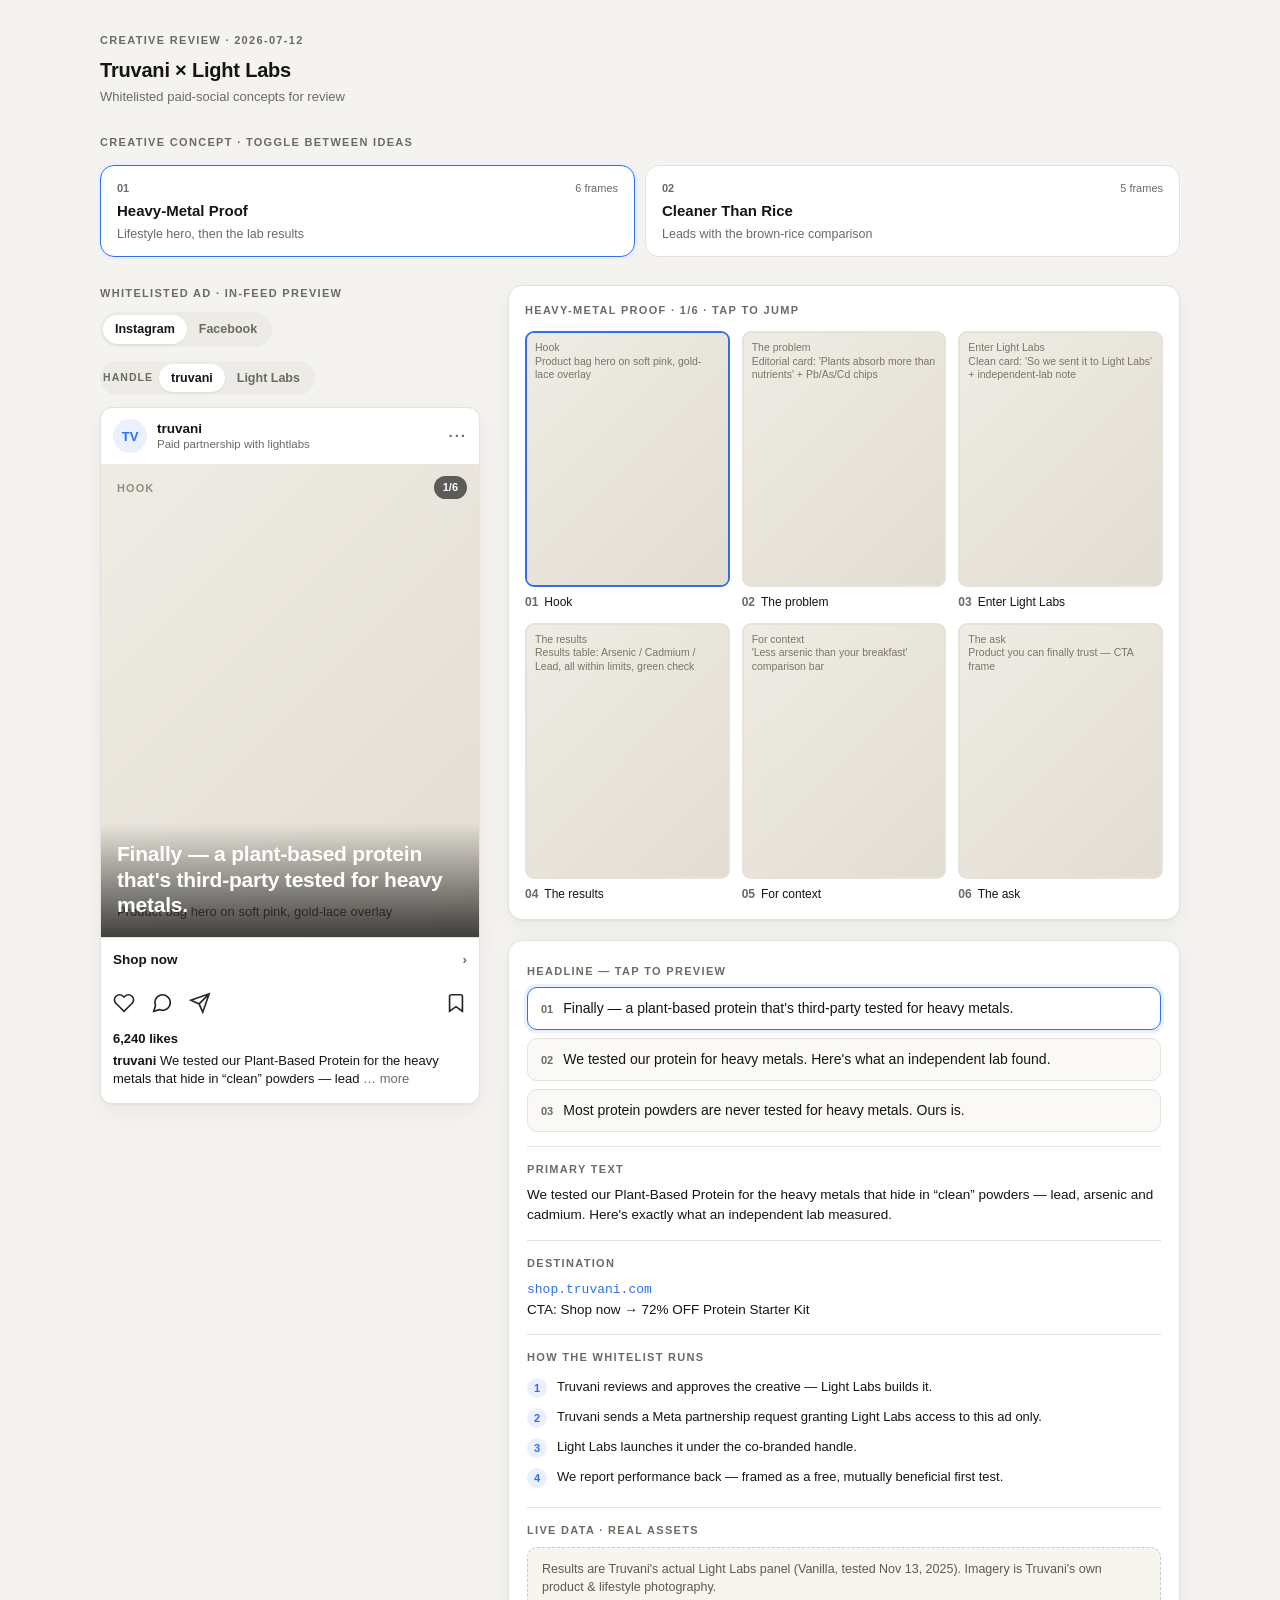
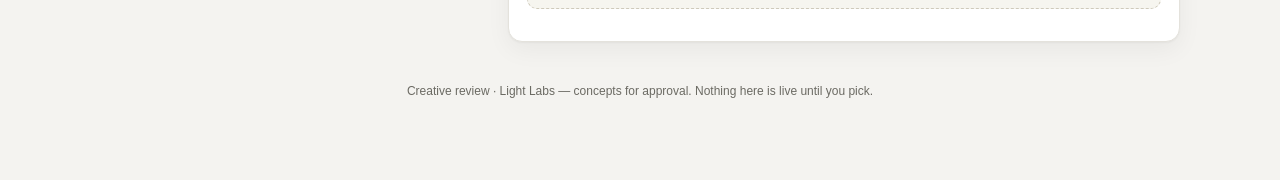
<file: .agents/skills/ad-creative/assets/creative-review-template.html>
<!DOCTYPE html>
<!--
  Creative Review Page — a shareable ad-creative approval artifact.

  HOW TO USE (agents): replace the JSON inside <script id="review-data"> below
  with the real project. Everything else renders from it. The file is
  self-contained — no build, no network, no dependencies. Open it in a browser,
  host it on any static host (Vercel/Netlify/GitHub Pages), or hand off the
  single .html file.

  THE DATA BLOCK IS JSON, NOT JAVASCRIPT:
    - double-quoted keys and strings, no comments, no trailing commas
    - it is inert data (parsed with JSON.parse), so a value can never execute
    - SECURITY: escape every literal "<" in your text values as \u003c so a
      value like "</script>" can never break out of the tag. All values are
      also HTML-escaped again at render time.

  DATA SHAPE — see references/creative-review-page.md for the annotated spec.
  Images: each frame's "image" may be a local path/file URL or a data URI.
  Remote and protocol-relative URLs are blocked; package images with the page.
  If omitted (or the file is missing), a placeholder shows the frame label +
  the image prompt — use this for concepts not yet rendered to image.
-->
<html lang="en">
<head>
<meta charset="utf-8" />
<meta name="viewport" content="width=device-width, initial-scale=1" />
<title>Creative Review</title>
<style>
  :root {
    --bg: #f4f3f0; --card: #ffffff; --ink: #16150f; --muted: #6b6a63;
    --line: #e4e2dc; --accent: #2f6fed; --accent-soft: #eaf0fe;
    --radius: 14px; --shadow: 0 1px 2px rgba(0,0,0,.04), 0 8px 24px rgba(0,0,0,.05);
  }
  * { box-sizing: border-box; }
  body { margin: 0; background: var(--bg); color: var(--ink);
    font: 15px/1.5 -apple-system, BlinkMacSystemFont, "Segoe UI", Roboto, Helvetica, Arial, sans-serif;
    -webkit-font-smoothing: antialiased; }
  .wrap { max-width: 1120px; margin: 0 auto; padding: 32px 20px 80px; }
  .eyebrow { font-size: 11px; font-weight: 700; letter-spacing: .12em; text-transform: uppercase; color: var(--muted); }
  a { color: var(--accent); }

  header.project { margin-bottom: 28px; }
  header.project h1 { font-size: 20px; margin: 6px 0 2px; letter-spacing: -.01em; }
  header.project .sub { color: var(--muted); font-size: 13px; }

  .concepts { display: grid; grid-template-columns: repeat(auto-fit, minmax(210px, 1fr)); gap: 10px; margin: 14px 0 28px; }
  .concept { text-align: left; background: var(--card); border: 1.5px solid var(--line); border-radius: var(--radius);
    padding: 14px 16px; cursor: pointer; transition: border-color .12s, box-shadow .12s; font: inherit; color: inherit; }
  .concept:hover { border-color: #cfcdc6; }
  .concept[aria-pressed="true"] { border-color: var(--accent); box-shadow: 0 0 0 3px var(--accent-soft); background: #fff; }
  .concept .row1 { display: flex; align-items: baseline; justify-content: space-between; gap: 8px; }
  .concept .num { font-size: 11px; font-weight: 700; color: var(--muted); }
  .concept .frames { font-size: 11px; color: var(--muted); }
  .concept .name { font-weight: 650; font-size: 15px; margin: 4px 0 3px; }
  .concept .tag { font-size: 12.5px; color: var(--muted); line-height: 1.35; }

  .grid { display: grid; grid-template-columns: minmax(0, 380px) minmax(0, 1fr); gap: 28px; align-items: start; }
  @media (max-width: 860px) { .grid { grid-template-columns: 1fr; } }
  .col-label { margin-bottom: 10px; }

  .toggles { display: flex; flex-wrap: wrap; gap: 14px; margin-bottom: 12px; }
  .seg { display: inline-flex; background: #ecebe6; border-radius: 999px; padding: 3px; }
  .seg button { border: 0; background: transparent; font: inherit; font-size: 12.5px; font-weight: 600; color: var(--muted);
    padding: 5px 12px; border-radius: 999px; cursor: pointer; }
  .seg button[aria-pressed="true"] { background: #fff; color: var(--ink); box-shadow: 0 1px 2px rgba(0,0,0,.08); }
  .seg .lbl { align-self: center; font-size: 10.5px; font-weight: 700; letter-spacing: .1em; text-transform: uppercase; color: var(--muted); margin-right: 6px; }

  .post { background: var(--card); border: 1px solid var(--line); border-radius: 12px; overflow: hidden; box-shadow: var(--shadow); }
  .post .top { display: flex; align-items: center; gap: 10px; padding: 11px 12px; }
  .post .avatar { width: 34px; height: 34px; border-radius: 50%; background: var(--accent-soft); color: var(--accent);
    display: grid; place-items: center; font-weight: 700; font-size: 13px; overflow: hidden; flex: none; }
  .post .avatar img { width: 100%; height: 100%; object-fit: cover; }
  .post .who { line-height: 1.2; }
  .post .who .name { font-weight: 650; font-size: 13.5px; }
  .post .who .partner { font-size: 11.5px; color: var(--muted); }
  .post .dots { margin-left: auto; color: var(--muted); font-weight: 700; letter-spacing: 2px; }
  .frame { position: relative; aspect-ratio: 4/5; background: #ded9d0; display: grid; }
  .frame img { width: 100%; height: 100%; object-fit: cover; grid-area: 1/1; z-index: 1; }
  .frame .ph { grid-area: 1/1; display: flex; flex-direction: column; justify-content: space-between; padding: 16px;
    background: linear-gradient(135deg,#efece5,#e2ddd2); }
  .frame .ph .plabel { font-size: 11px; font-weight: 700; letter-spacing: .1em; text-transform: uppercase; color: #948e80; }
  .frame .ph .pprompt { font-size: 13px; color: #5f5a4e; line-height: 1.4; }
  .frame .badge { position: absolute; top: 12px; left: 12px; z-index: 2; background: rgba(255,255,255,.92);
    font-size: 11.5px; font-weight: 600; padding: 5px 10px; border-radius: 999px; display: flex; align-items: center; gap: 5px; }
  .frame .counter { position: absolute; top: 12px; right: 12px; z-index: 2; background: rgba(0,0,0,.6); color: #fff; font-size: 11px;
    font-weight: 600; padding: 3px 9px; border-radius: 999px; }
  .frame .headline { position: absolute; left: 0; right: 0; bottom: 0; z-index: 2; padding: 18px 16px 20px; color: #fff;
    font-size: 21px; font-weight: 700; line-height: 1.2; letter-spacing: -.01em;
    background: linear-gradient(to top, rgba(0,0,0,.72), rgba(0,0,0,0)); }
  .frame .headline.light { color: var(--ink); background: linear-gradient(to top, rgba(255,255,255,.85), rgba(255,255,255,0)); }

  /* Instagram chrome */
  .ig-cta { display: flex; align-items: center; justify-content: space-between; padding: 12px; border-top: 1px solid var(--line);
    font-weight: 600; font-size: 13.5px; }
  .ig-cta .chev { color: var(--muted); }
  .ig-actions { display: flex; gap: 16px; padding: 10px 12px 2px; color: #26251f; }
  .ig-actions svg { width: 22px; height: 22px; }
  .ig-actions .save { margin-left: auto; }
  .likes { padding: 6px 12px 2px; font-weight: 650; font-size: 13px; }
  .caption { padding: 2px 12px 14px; font-size: 13px; line-height: 1.4; }
  .caption .h { font-weight: 650; }
  .caption .more { color: var(--muted); }

  /* Facebook chrome — link card below image + text actions */
  .fb-card { display: flex; align-items: center; gap: 12px; padding: 12px; background: #f3f4f6; border-top: 1px solid var(--line); }
  .fb-card .meta { min-width: 0; flex: 1; }
  .fb-card .dom { font-size: 11px; letter-spacing: .04em; text-transform: uppercase; color: var(--muted); }
  .fb-card .hl { font-size: 14px; font-weight: 650; line-height: 1.25; margin-top: 2px; overflow: hidden; }
  .fb-card .btn { flex: none; background: #e4e6eb; color: #050505; font-weight: 650; font-size: 12.5px; padding: 8px 14px; border-radius: 7px; }
  .fb-actions { display: flex; padding: 4px 12px; border-top: 1px solid var(--line); }
  .fb-actions span { flex: 1; text-align: center; padding: 8px 0; font-size: 13px; font-weight: 600; color: var(--muted); }

  .board { background: var(--card); border: 1px solid var(--line); border-radius: var(--radius); padding: 16px; box-shadow: var(--shadow); margin-bottom: 20px; }
  .board .frames-grid { display: grid; grid-template-columns: repeat(3, 1fr); gap: 12px; margin-top: 12px; }
  @media (max-width: 480px) { .board .frames-grid { grid-template-columns: repeat(2, 1fr); } }
  .thumb { border: 0; background: transparent; padding: 0; cursor: pointer; text-align: left; font: inherit; color: inherit; }
  .thumb .box { aspect-ratio: 4/5; border-radius: 9px; overflow: hidden; border: 2px solid transparent; background: #e7e2d8;
    display: grid; transition: border-color .12s; }
  .thumb[aria-current="true"] .box { border-color: var(--accent); }
  .thumb .box img { width: 100%; height: 100%; object-fit: cover; grid-area: 1/1; z-index: 1; }
  .thumb .box .mini { grid-area: 1/1; padding: 8px; font-size: 10.5px; color: #7a7566; line-height: 1.3;
    background: linear-gradient(135deg,#efece5,#e2ddd2); overflow: hidden; }
  .thumb .cap { margin-top: 6px; font-size: 12px; }
  .thumb .cap .n { color: var(--muted); font-weight: 700; margin-right: 6px; }

  .copy { background: var(--card); border: 1px solid var(--line); border-radius: var(--radius); padding: 18px; box-shadow: var(--shadow); }
  .copy .block { padding: 14px 0; border-top: 1px solid var(--line); }
  .copy .block:first-of-type { border-top: 0; padding-top: 4px; }
  .headline-opt { display: flex; gap: 10px; align-items: flex-start; width: 100%; text-align: left; font: inherit; color: inherit;
    background: #faf9f6; border: 1.5px solid var(--line); border-radius: 10px; padding: 11px 13px; cursor: pointer; margin-top: 8px; }
  .headline-opt[aria-pressed="true"] { border-color: var(--accent); background: #fff; box-shadow: 0 0 0 3px var(--accent-soft); }
  .headline-opt .n { font-size: 11px; font-weight: 700; color: var(--muted); margin-top: 2px; }
  .headline-opt .t { font-size: 14px; line-height: 1.35; }
  .kv { font-size: 13.5px; line-height: 1.5; }
  .kv .dest { color: var(--accent); font-family: ui-monospace, SFMono-Regular, Menlo, monospace; font-size: 13px; }
  .steps { margin: 8px 0 0; padding: 0; list-style: none; }
  .steps li { display: flex; gap: 10px; padding: 5px 0; font-size: 13px; line-height: 1.4; }
  .steps li .i { flex: none; width: 20px; height: 20px; border-radius: 50%; background: var(--accent-soft); color: var(--accent);
    display: grid; place-items: center; font-size: 11px; font-weight: 700; }
  .grounding { background: #f6f5ef; border: 1px dashed #cfcabb; border-radius: 10px; padding: 12px 14px; font-size: 12.5px; color: #5f5a4e; line-height: 1.45; margin-top: 8px; }
  .err { background: #fbeaea; border: 1px solid #e6b7b7; color: #8a2b2b; border-radius: 10px; padding: 14px 16px; font-size: 13px; }
  footer { margin-top: 40px; text-align: center; font-size: 12px; color: var(--muted); }
</style>
</head>
<body>

<!-- DATA — replace this JSON with your project (see the comment at the top of the file). -->
<script type="application/json" id="review-data">
{
  "project": {
    "brand": "Truvani",
    "agency": "Light Labs",
    "date": "2026-07-12",
    "note": "Whitelisted paid-social concepts for review"
  },
  "platforms": ["instagram", "facebook"],
  "concepts": [
    {
      "name": "Heavy-Metal Proof",
      "tagline": "Lifestyle hero, then the lab results",
      "handles": [
        { "name": "truvani", "partner": "Paid partnership with lightlabs", "initials": "TV" },
        { "name": "Light Labs", "partner": "Paid partnership with truvani", "initials": "LL" }
      ],
      "frames": [
        { "label": "Hook", "prompt": "Product bag hero on soft pink, gold-lace overlay", "headline": "Finally — a plant-based protein that's third-party tested for heavy metals.", "headlineTheme": "dark" },
        { "label": "The problem", "prompt": "Editorial card: 'Plants absorb more than nutrients' + Pb/As/Cd chips" },
        { "label": "Enter Light Labs", "prompt": "Clean card: 'So we sent it to Light Labs' + independent-lab note" },
        { "label": "The results", "prompt": "Results table: Arsenic / Cadmium / Lead, all within limits, green check" },
        { "label": "For context", "prompt": "'Less arsenic than your breakfast' comparison bar" },
        { "label": "The ask", "prompt": "Product you can finally trust — CTA frame", "headline": "Protein you can finally trust." }
      ],
      "headlines": [
        "Finally — a plant-based protein that's third-party tested for heavy metals.",
        "We tested our protein for heavy metals. Here's what an independent lab found.",
        "Most protein powders are never tested for heavy metals. Ours is."
      ],
      "likes": "6,240",
      "primaryText": "We tested our Plant-Based Protein for the heavy metals that hide in “clean” powders — lead, arsenic and cadmium. Here's exactly what an independent lab measured.",
      "destination": { "url": "shop.truvani.com", "cta": "Shop now", "offer": "72% OFF Protein Starter Kit" },
      "rollout": {
        "title": "How the whitelist runs",
        "steps": [
          "Truvani reviews and approves the creative — Light Labs builds it.",
          "Truvani sends a Meta partnership request granting Light Labs access to this ad only.",
          "Light Labs launches it under the co-branded handle.",
          "We report performance back — framed as a free, mutually beneficial first test."
        ]
      },
      "grounding": "Results are Truvani's actual Light Labs panel (Vanilla, tested Nov 13, 2025). Imagery is Truvani's own product & lifestyle photography."
    },
    {
      "name": "Cleaner Than Rice",
      "tagline": "Leads with the brown-rice comparison",
      "frames": [
        { "label": "Hook", "prompt": "Split visual: brown rice vs protein scoop", "headline": "Your “clean” brown rice protein? Test it.", "headlineTheme": "dark" },
        { "label": "The claim", "prompt": "Stat card comparing arsenic levels" },
        { "label": "The proof", "prompt": "Light Labs results table" },
        { "label": "The context", "prompt": "What the numbers mean, plainly" },
        { "label": "The ask", "prompt": "Starter-kit offer frame", "headline": "Trust the label. Then trust the test." }
      ],
      "headlines": [
        "Your “clean” brown rice protein? Test it.",
        "Brown rice protein is often the worst offender for arsenic. We checked ours.",
        "“Plant-based” doesn't mean “clean.” We have the lab panel to prove ours is."
      ],
      "primaryText": "Brown-rice protein is one of the most common sources of dietary arsenic. So we sent ours to an independent lab. Here's the panel.",
      "destination": { "url": "shop.truvani.com", "cta": "Shop now", "offer": "72% OFF Protein Starter Kit" },
      "grounding": "Comparison figures are from Truvani's Light Labs panel and published dietary-arsenic ranges. No competitor is named."
    }
  ]
}
</script>

<div class="wrap">
  <header class="project" id="project"></header>
  <div class="eyebrow">Creative concept · toggle between ideas</div>
  <div class="concepts" id="concepts"></div>
  <div class="grid">
    <section>
      <div class="eyebrow col-label" id="preview-label">In-feed preview</div>
      <div class="toggles" id="toggles"></div>
      <div class="post" id="post"></div>
    </section>
    <section>
      <div class="board">
        <div class="eyebrow" id="board-label">Storyboard · tap to jump</div>
        <div class="frames-grid" id="frames-grid"></div>
      </div>
      <div class="copy" id="copy"></div>
    </section>
  </div>
  <footer id="footer"></footer>
</div>

<script>
/* ============================================================================
   RENDER — generic; no need to edit when swapping the DATA JSON above.
   ========================================================================== */
const esc = (s) => String(s == null ? "" : s).replace(/[&<>"']/g, c => (
  { "&": "&amp;", "<": "&lt;", ">": "&gt;", '"': "&quot;", "'": "&#39;" }[c]));
const PLATFORMS = { instagram: "Instagram", facebook: "Facebook" };

let DATA;
try {
  DATA = JSON.parse(document.getElementById("review-data").textContent);
} catch (e) {
  document.querySelector(".wrap").innerHTML =
    '<div class="err"><b>Couldn\'t read the review data.</b><br/>The <code>#review-data</code> block must be valid JSON — double-quoted keys and strings, no comments, no trailing commas. Parser said: ' + esc(e.message) + '</div>';
  throw e;
}

function invalid(msg) {
  document.querySelector(".wrap").innerHTML =
    '<div class="err"><b>The review data is missing something.</b><br/>' + esc(msg) + '</div>';
  throw new Error(msg);
}
if (!DATA || !Array.isArray(DATA.concepts) || !DATA.concepts.length)
  invalid('"concepts" must be a non-empty array.');
DATA.concepts.forEach((c, i) => {
  if (!c || typeof c !== "object") invalid(`concepts[${i}] must be an object.`);
  if (!Array.isArray(c.frames) || !c.frames.length) invalid(`concepts[${i}].frames must be a non-empty array.`);
});

const state = { concept: 0, frame: 0, platform: null, handle: 0, headline: 0 };
const concept = () => DATA.concepts[state.concept];

// platforms restricted to the ones we can render; default to first valid
const platformList = () => (DATA.platforms || ["instagram"]).filter(p => PLATFORMS[p]);
state.platform = platformList()[0] || "instagram";

const heart = '<svg viewBox="0 0 24 24" fill="none" stroke="currentColor" stroke-width="1.8"><path d="M20.8 4.6a5.5 5.5 0 0 0-7.8 0L12 5.6l-1-1a5.5 5.5 0 1 0-7.8 7.8l1 1L12 21l7.8-7.6 1-1a5.5 5.5 0 0 0 0-7.8z"/></svg>';
const comment = '<svg viewBox="0 0 24 24" fill="none" stroke="currentColor" stroke-width="1.8"><path d="M21 11.5a8.4 8.4 0 0 1-11.8 7.7L3 21l1.9-6.2A8.4 8.4 0 1 1 21 11.5z"/></svg>';
const share = '<svg viewBox="0 0 24 24" fill="none" stroke="currentColor" stroke-width="1.8"><path d="M22 2 11 13M22 2l-7 20-4-9-9-4 20-7z"/></svg>';
const bookmark = '<svg viewBox="0 0 24 24" fill="none" stroke="currentColor" stroke-width="1.8"><path d="M19 21l-7-5-7 5V5a2 2 0 0 1 2-2h10a2 2 0 0 1 2 2z"/></svg>';

function renderProject() {
  const p = DATA.project || {};
  const line = [p.brand, p.agency && `× ${p.agency}`].filter(Boolean).join(" ");
  document.getElementById("project").innerHTML =
    `<div class="eyebrow">Creative review${p.date ? " · " + esc(p.date) : ""}</div>
     <h1>${esc(line || "Ad creative")}</h1>${p.note ? `<div class="sub">${esc(p.note)}</div>` : ""}`;
  document.getElementById("footer").innerHTML =
    `Creative review${p.agency ? " · " + esc(p.agency) : ""} — concepts for approval. Nothing here is live until you pick.`;
}

function renderConcepts() {
  document.getElementById("concepts").innerHTML = DATA.concepts.map((c, i) => `
    <button class="concept" aria-pressed="${i === state.concept}" data-i="${i}">
      <div class="row1"><span class="num">${String(i + 1).padStart(2, "0")}</span>
        <span class="frames">${c.frames.length} frame${c.frames.length === 1 ? "" : "s"}</span></div>
      <div class="name">${esc(c.name)}</div>
      <div class="tag">${esc(c.tagline || "")}</div>
    </button>`).join("");
  document.querySelectorAll(".concept").forEach(b =>
    b.onclick = () => { state.concept = +b.dataset.i; state.frame = 0; state.handle = 0; state.headline = 0; renderAll(); });
}

function handles() {
  return concept().handles || [{
    name: DATA.project?.brand || "brand",
    partner: DATA.project?.agency ? "Paid partnership with " + DATA.project.agency.toLowerCase() : "Sponsored",
    initials: (DATA.project?.brand || "AD").slice(0, 2).toUpperCase()
  }];
}

function renderToggles() {
  const plats = platformList(), hs = handles();
  let html = "";
  if (plats.length > 1) {
    html += `<div class="seg" role="group">${plats.map(p =>
      `<button data-plat="${esc(p)}" aria-pressed="${p === state.platform}">${esc(PLATFORMS[p])}</button>`).join("")}</div>`;
  }
  if (hs.length > 1) {
    html += `<div class="seg" role="group"><span class="lbl">Handle</span>${hs.map((h, i) =>
      `<button data-handle="${i}" aria-pressed="${i === state.handle}">${esc(h.name)}</button>`).join("")}</div>`;
  }
  const el = document.getElementById("toggles");
  el.innerHTML = html;
  el.querySelectorAll("[data-plat]").forEach(b => b.onclick = () => { state.platform = b.dataset.plat; renderToggles(); renderPost(); });
  el.querySelectorAll("[data-handle]").forEach(b => b.onclick = () => { state.handle = +b.dataset.handle; renderToggles(); renderPost(); });
  document.getElementById("preview-label").textContent = (hs.length > 1 ? "Whitelisted ad · " : "") + "In-feed preview";
}

// Classify with the browser URL parser; tabs/newlines and backslashes can hide a remote URL.
function localImageSource(value) {
  if (typeof value !== "string") return "";
  const syntax = value.replace(/[\t\n\r]/g, "").replace(/\\/g, "/")
    .replace(/^[\u0000-\u0020]+|[\u0000-\u0020]+$/g, "");
  if (/^\/\//.test(syntax)) return "";
  try {
    const base = new URL(document.baseURI);
    const image = new URL(value, base);
    if (image.protocol === "data:" || (image.protocol === "file:" && !image.host)) return value;
    // Hosted relative assets stay on the review page's origin; absolute network URLs stay blocked.
    if (!/^[a-z][a-z0-9+.-]*:/i.test(syntax) && image.origin === base.origin) return value;
  } catch (_) { /* An invalid source falls back to the placeholder. */ }
  return "";
}

// placeholder underneath + image on top; a missing/broken image removes itself → placeholder shows
function frameVisual(f, phCls) {
  const ph = `<div class="${phCls}"><div class="plabel">${esc(f.label)}</div><div class="pprompt">${esc(f.prompt || "")}</div></div>`;
  // Only local/relative or data: image sources — block remote URLs so the page stays offline and cannot beacon on open.
  const localImg = localImageSource(f.image);
  const img = localImg ? `<img src="${esc(localImg)}" alt="${esc(f.label)}" onerror="this.remove()" />` : "";
  return ph + img;
}

function frameHTML(c, f) {
  const total = c.frames.length;
  const headlineText = state.frame === 0 ? (c.headlines?.[state.headline] || f.headline || "") : (f.headline || "");
  const theme = f.headlineTheme === "light" ? " light" : "";
  return `<div class="frame">
      ${frameVisual(f, "ph")}
      <span class="counter">${state.frame + 1}/${total}</span>
      ${headlineText ? `<div class="headline${theme}">${esc(headlineText)}</div>` : ""}
    </div>`;
}

function renderPost() {
  const c = concept(), f = c.frames[state.frame], h = handles()[state.handle] || handles()[0];
  const dest = c.destination || {};
  const top = `<div class="top">
      <div class="avatar">${h.initials ? esc(h.initials) : ""}</div>
      <div class="who"><div class="name">${esc(h.name)}</div><div class="partner">${esc(h.partner || "Sponsored")}</div></div>
      <div class="dots">···</div>
    </div>`;

  let chrome;
  if (state.platform === "facebook") {
    const domain = dest.url ? esc(dest.url) : "";
    const hl = c.headlines?.[state.headline] || f.headline || dest.offer || "";
    chrome = `<div class="fb-card">
        <div class="meta"><div class="dom">${domain}</div><div class="hl">${esc(hl)}</div></div>
        ${dest.cta ? `<div class="btn">${esc(dest.cta)}</div>` : ""}
      </div>
      <div class="fb-actions"><span>Like</span><span>Comment</span><span>Share</span></div>`;
  } else {
    chrome = `<div class="ig-cta"><span>${esc(dest.cta || "Learn more")}</span><span class="chev">›</span></div>
      <div class="ig-actions">${heart}${comment}${share}<span class="save">${bookmark}</span></div>
      ${c.likes ? `<div class="likes">${esc(c.likes)} likes</div>` : ""}
      <div class="caption"><span class="h">${esc(h.name)}</span> ${esc((c.primaryText || "").slice(0, 90))}<span class="more"> … more</span></div>`;
  }

  document.getElementById("post").innerHTML = top + frameHTML(c, f) + chrome;
  document.getElementById("board-label").textContent = `${c.name} · ${state.frame + 1}/${c.frames.length} · tap to jump`;
}

function renderBoard() {
  const c = concept();
  document.getElementById("frames-grid").innerHTML = c.frames.map((f, i) => `
    <button class="thumb" aria-current="${i === state.frame}" data-i="${i}">
      <div class="box">${frameVisual(f, "mini")}</div>
      <div class="cap"><span class="n">${String(i + 1).padStart(2, "0")}</span>${esc(f.label)}</div>
    </button>`).join("");
  document.querySelectorAll(".thumb").forEach(b =>
    b.onclick = () => { state.frame = +b.dataset.i; renderPost(); renderBoard(); });
}

function renderCopy() {
  const c = concept(), dest = c.destination || {};
  let html = "";
  if (c.headlines?.length) {
    html += `<div class="block"><div class="eyebrow">Headline — tap to preview</div>${c.headlines.map((h, i) =>
      `<button class="headline-opt" aria-pressed="${i === state.headline}" data-i="${i}">
        <span class="n">${String(i + 1).padStart(2, "0")}</span><span class="t">${esc(h)}</span></button>`).join("")}</div>`;
  }
  if (c.primaryText) html += `<div class="block"><div class="eyebrow">Primary text</div><div class="kv" style="margin-top:8px">${esc(c.primaryText)}</div></div>`;
  if (dest.url || dest.cta) {
    html += `<div class="block"><div class="eyebrow">Destination</div><div class="kv" style="margin-top:8px">
      ${dest.url ? `<span class="dest">${esc(dest.url)}</span><br/>` : ""}
      ${dest.cta ? `CTA: ${esc(dest.cta)}` : ""}${dest.offer ? ` → ${esc(dest.offer)}` : ""}</div></div>`;
  }
  if (c.rollout?.steps?.length) {
    html += `<div class="block"><div class="eyebrow">${esc(c.rollout.title || "How it runs")}</div>
      <ol class="steps">${c.rollout.steps.map((s, i) => `<li><span class="i">${i + 1}</span><span>${esc(s)}</span></li>`).join("")}</ol></div>`;
  }
  if (c.grounding) html += `<div class="block"><div class="eyebrow">Live data · real assets</div><div class="grounding">${esc(c.grounding)}</div></div>`;
  const el = document.getElementById("copy");
  el.innerHTML = html;
  el.querySelectorAll(".headline-opt").forEach(b =>
    b.onclick = () => { state.headline = +b.dataset.i; state.frame = 0; renderPost(); renderBoard(); renderCopy(); });
}

function renderAll() { renderConcepts(); renderToggles(); renderPost(); renderBoard(); renderCopy(); }
renderProject();
renderAll();
</script>
</body>
</html>
</file>
